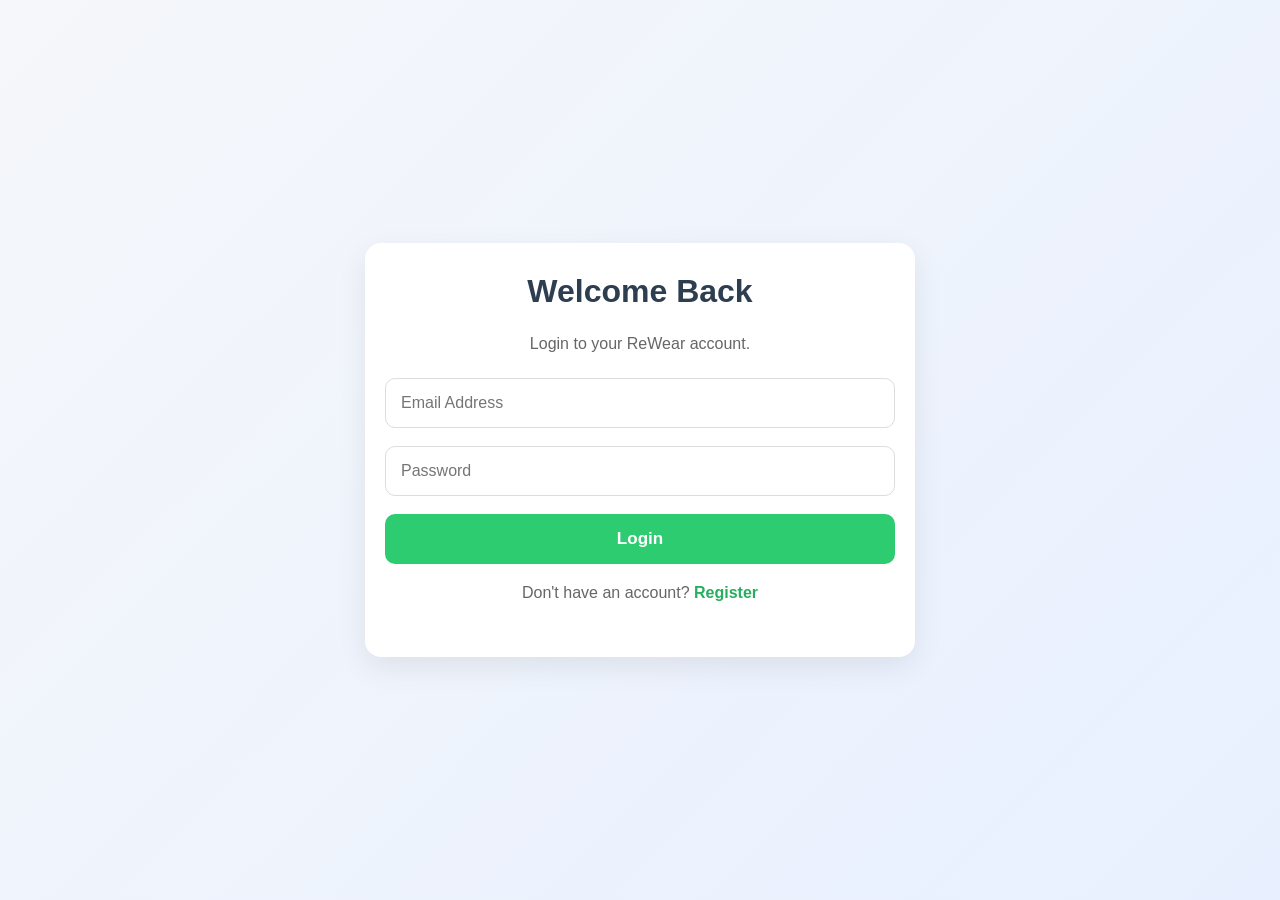
<file: donate.html>
<!DOCTYPE html>
<html lang="en">

<head>

<meta charset="UTF-8">
<meta name="viewport" content="width=device-width, initial-scale=1.0">

<title>Donate Item | ReWear</title>

<link rel="stylesheet" href="css/style.css">
<link rel="stylesheet" href="css/responsive.css">

<link rel="stylesheet"
href="https://cdnjs.cloudflare.com/ajax/libs/font-awesome/6.7.2/css/all.min.css">

</head>

<body>
    

    <header>

    <!-- ================= BACK BUTTON ================= -->

<header class="details-header donate-header">

    <a href="index.html" class="back-btn">

        <i class="fa-solid fa-arrow-left"></i>

        Back

    </a>

</header>
    

</header>

<div class="auth-container">

    <div class="auth-box">

        <div class="page-title">

            <h1>Donate an Item</h1>

            <p>
                Share your unused items with someone who truly needs them.
            </p>

        </div>

        <form id="donateForm">

            <input
                type="text"
                id="itemName"
                placeholder="Item Name"
                required>

            <input
                type="text"
                id="imageUrl"
                placeholder="Image URL"
                required>


            <select id="category" required>

                <option value="">Select Category</option>

                <option>Clothes</option>
                <option>Books</option>
                <option>Furniture</option>
                <option>Kitchen</option>
                <option>Electronics</option>
                <option>Toys</option>

            </select>

            <input
                type="text"
                id="location"
                placeholder="Location"
                required>

            <input
                type="text"
                id="condition"
                placeholder="Condition"
                required>

            <textarea
                id="description"
                rows="5"
                placeholder="Item Description"
                required></textarea>

            <button type="submit">

                Donate Item

            </button>

        </form>

    </div>

</div>

<script src="js/donate.js"></script>

</body>

</html>
</file>
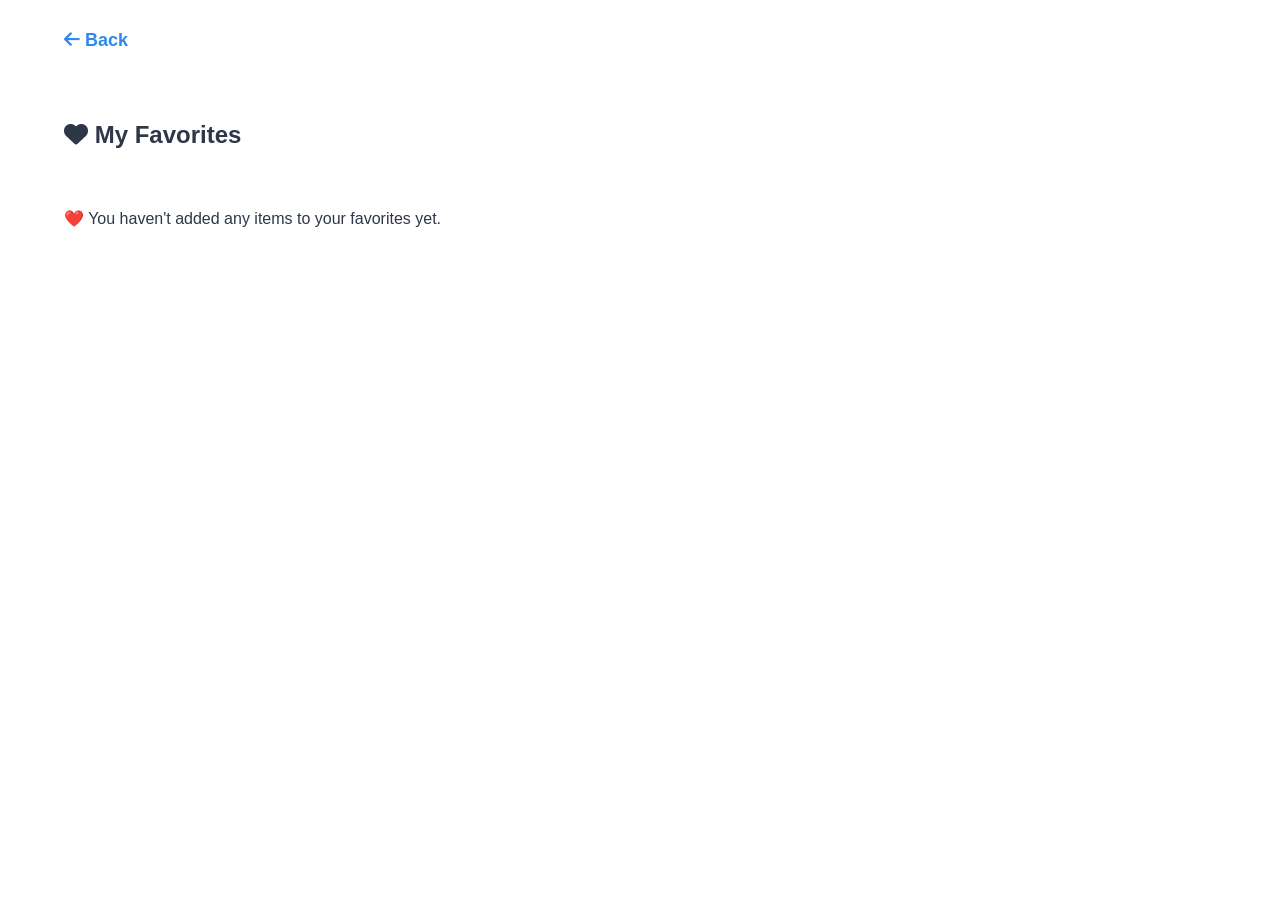
<file: favorites.html>
<!DOCTYPE html>
<html lang="en">

<head>

    <meta charset="UTF-8">

    <meta name="viewport" content="width=device-width, initial-scale=1.0">

    <title>My Favorites | ReWear</title>

    <link rel="stylesheet" href="css/style.css">

    <link rel="stylesheet" href="css/responsive.css">

    <link rel="stylesheet"
        href="https://cdnjs.cloudflare.com/ajax/libs/font-awesome/6.7.2/css/all.min.css">

</head>

<body>

<header class="details-header">

    <a href="index.html" class="back-btn">

        <i class="fa-solid fa-arrow-left"></i>

        Back

    </a>

</header>


<section class="request-history">

    <h1>
        <i class="fa-solid fa-heart"></i>
        My Favorites
    </h1>

    <div id="favoritesContainer"></div>

    <p id="emptyFavorites">

        ❤️ You haven't added any items to your favorites yet.

    </p>

</section>


<script src="js/favorites.js"></script>

</body>

</html>
</file>
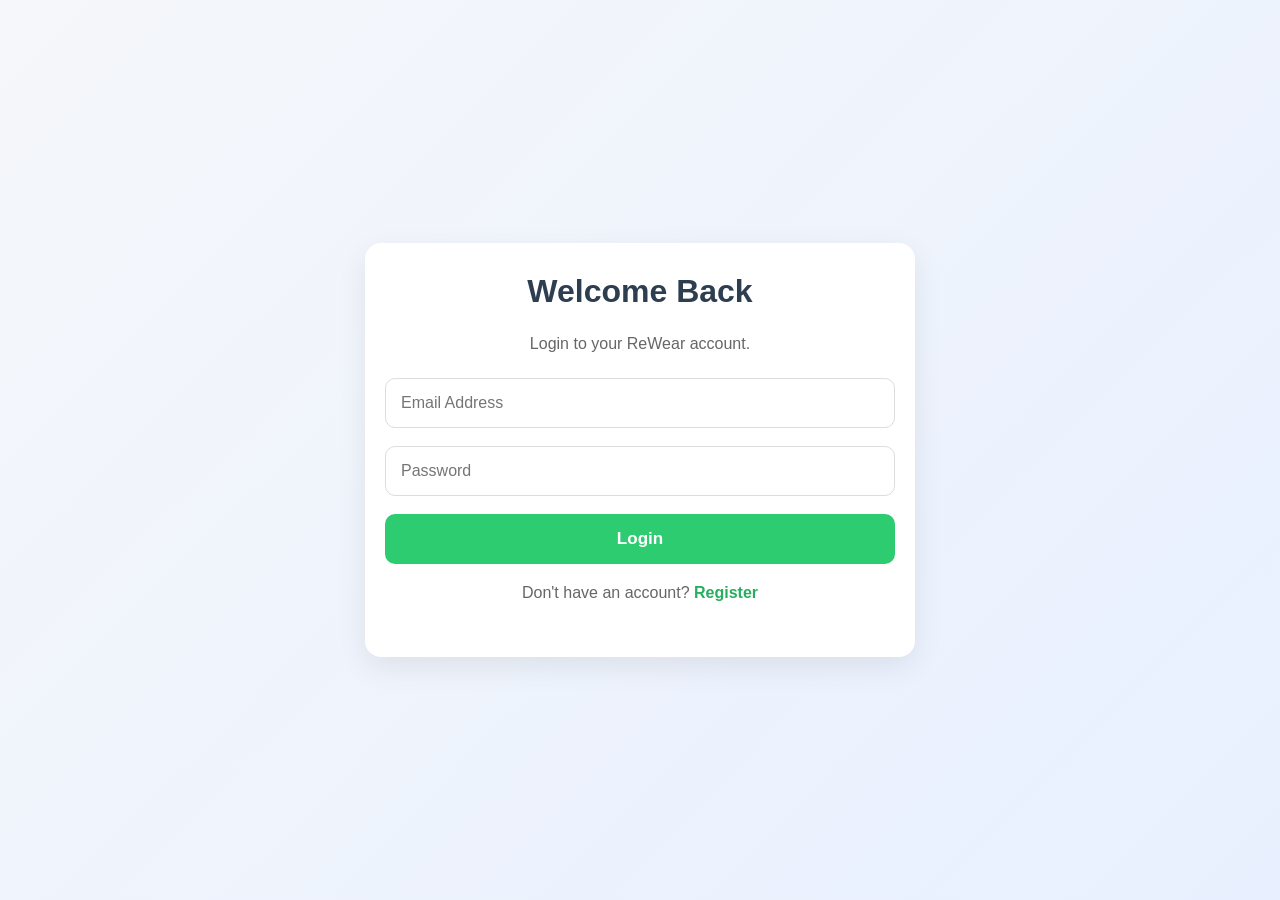
<file: login.html>
<!DOCTYPE html>
<html lang="en">

<head>

    <meta charset="UTF-8">
    <meta name="viewport" content="width=device-width, initial-scale=1.0">

    <title>Login | ReWear</title>

    <link rel="stylesheet" href="css/style.css">
    <link rel="stylesheet" href="css/responsive.css">

    <link rel="stylesheet"
    href="https://cdnjs.cloudflare.com/ajax/libs/font-awesome/6.7.2/css/all.min.css">

</head>

<body>

<section class="auth-section">

    <div class="auth-box">

        <h2>Welcome Back</h2>

        <p>Login to your ReWear account.</p>

        <form id="loginForm">

            <input
                type="email"
                id="loginEmail"
                placeholder="Email Address"
                required>

            <input
                type="password"
                id="loginPassword"
                placeholder="Password"
                required>

            <button type="submit">

                Login

            </button>

        </form>

        <p class="auth-link">

            Don't have an account?

            <a href="register.html">

                Register

            </a>

        </p>

    </div>

</section>

<script src="js/login.js"></script>

</body>
</html>
</file>
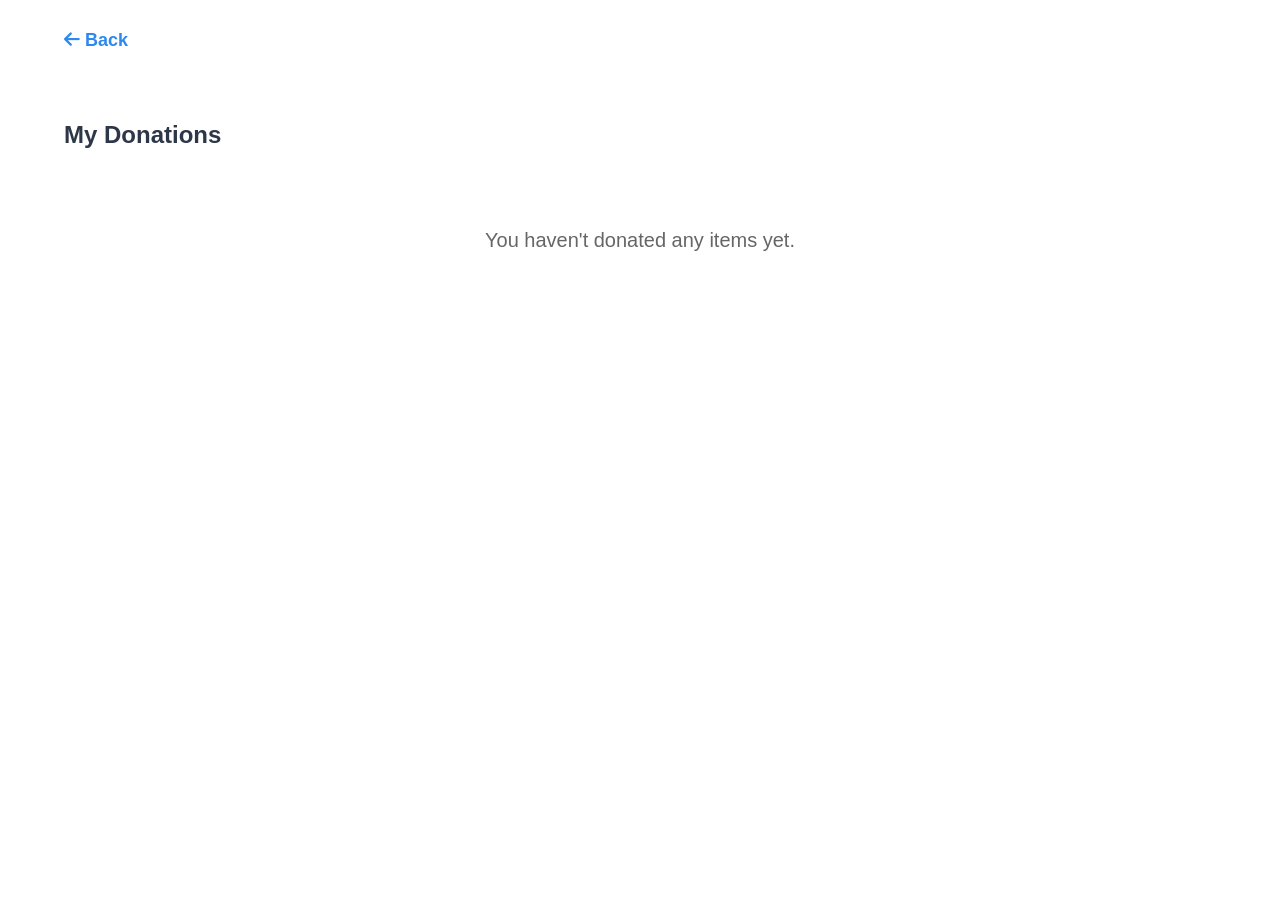
<file: my-donations.html>
<!DOCTYPE html>
<html lang="en">

<head>

    <meta charset="UTF-8">
    <meta name="viewport" content="width=device-width, initial-scale=1.0">

    <title>My Donations | ReWear</title>

    <link rel="stylesheet" href="css/style.css">
    <link rel="stylesheet" href="css/responsive.css">

    <link rel="stylesheet"
    href="https://cdnjs.cloudflare.com/ajax/libs/font-awesome/6.7.2/css/all.min.css">

</head>

<body>

<header class="details-header">

    <a href="index.html" class="back-btn">

        <i class="fa-solid fa-arrow-left"></i>

        Back

    </a>

</header>

<section class="request-history">

    <h1>My Donations</h1>

    <div id="donationContainer"></div>

    <p id="emptyMessage">

        You haven't donated any items yet.

    </p>

</section>
<!-- ================= EDIT MODAL ================= -->

<div class="edit-modal" id="editModal">

    <div class="edit-modal-content">

        <span class="close-edit">&times;</span>

        <h2>Edit Donation</h2>

        <form id="editForm">

            <input
                type="text"
                id="editName"
                placeholder="Item Name"
                required>

            <input
                type="text"
                id="editCategory"
                placeholder="Category"
                required>

            <input
                type="text"
                id="editLocation"
                placeholder="Location"
                required>

            <input
                type="text"
                id="editCondition"
                placeholder="Condition"
                required>

            <textarea
                id="editDescription"
                rows="4"
                placeholder="Description"
                required></textarea>

            <button type="submit" class="save-btn">

                Save Changes

            </button>

        </form>

    </div>

</div>

<!-- ================= DELETE CONFIRMATION MODAL ================= -->

<div class="delete-modal" id="deleteModal">

    <div class="delete-modal-content">

        <div class="delete-icon">

            <i class="fa-solid fa-trash"></i>

        </div>

        <h2>Delete Donation?</h2>

        <p>
            Are you sure you want to delete this donation?
        </p>

        <div class="delete-actions">

            <button id="cancelDelete" class="cancel-delete">
                Cancel
            </button>

            <button id="confirmDelete" class="confirm-delete">
                Yes, Delete
            </button>

        </div>

    </div>

</div>

<script src="js/my-donations.js"></script>

</body>

</html>
</file>
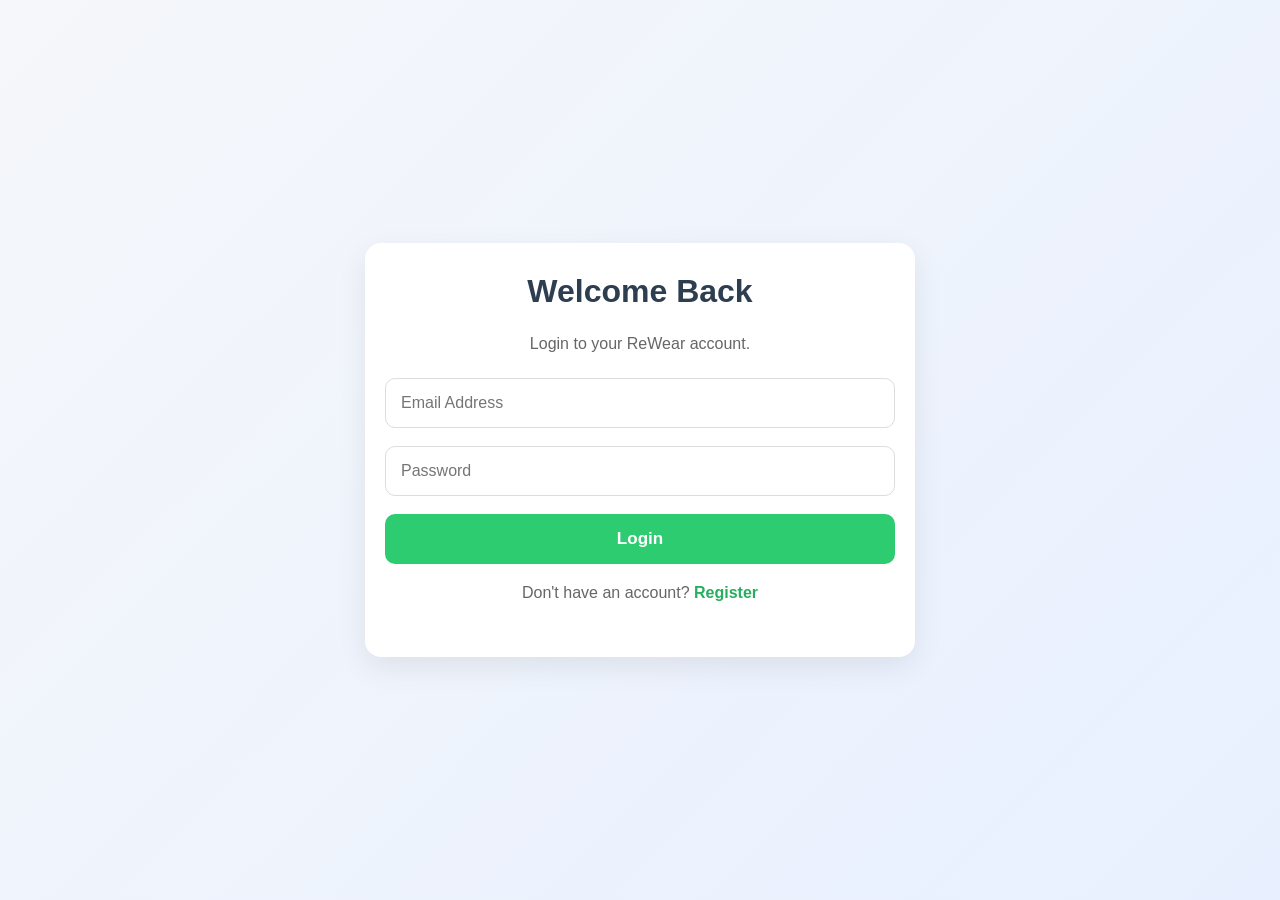
<file: my-requests.html>
<!DOCTYPE html>
<html lang="en">

<head>

    <meta charset="UTF-8">

    <meta name="viewport"
          content="width=device-width, initial-scale=1.0">

    <title>My Requests | ReWear</title>

    <link rel="stylesheet"
          href="css/style.css">

    <link rel="stylesheet"
          href="css/responsive.css">

    <link rel="stylesheet"
          href="https://cdnjs.cloudflare.com/ajax/libs/font-awesome/6.7.2/css/all.min.css">

</head>

<body>

    

<!-- ================= HEADER ================= -->

<header class="details-header">

    <a href="index.html" class="back-btn">

        <i class="fa-solid fa-arrow-left"></i>

        Back

    </a>

</header>


<!-- ================= MY REQUESTS ================= -->

<section class="request-history">

    <h1>My Requests</h1>

    <p class="dashboard-subtitle">
        Track the items you have requested.
    </p>

    <div id="requestContainer">

        <!-- Requests will appear here -->

    </div>

    <p id="emptyRequests">

        You haven't requested any items yet.

    </p>

</section>


<script src="js/my-requests.js"></script>

</body>

</html>
</file>
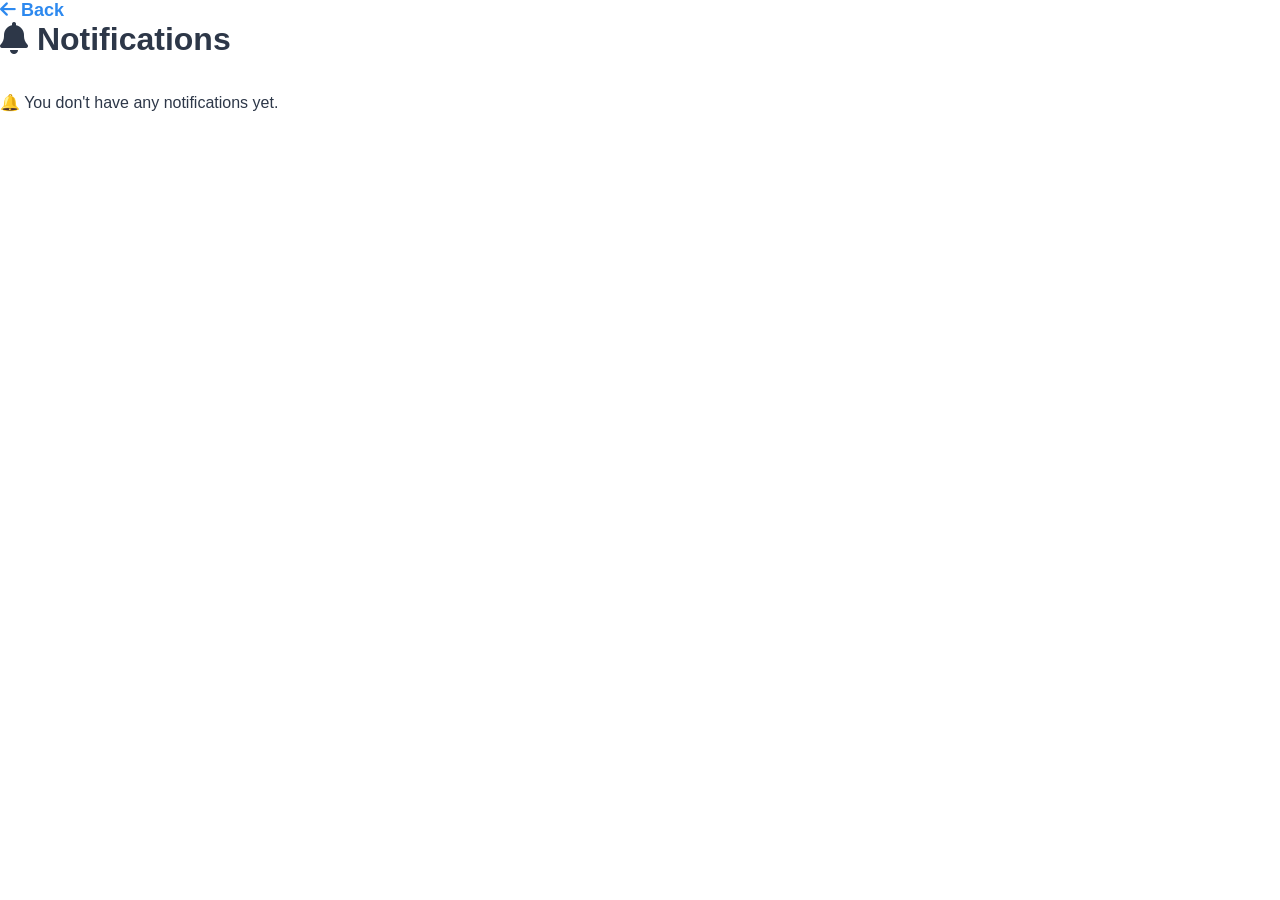
<file: notifications.html>
<!DOCTYPE html>
<html lang="en">

<head>

    <meta charset="UTF-8">

    <meta name="viewport"
          content="width=device-width, initial-scale=1.0">

    <title>Notifications | ReWear</title>

    <link rel="stylesheet" href="css/style.css">

    <link rel="stylesheet" href="css/responsive.css">

    <link rel="stylesheet"
          href="https://cdnjs.cloudflare.com/ajax/libs/font-awesome/6.7.2/css/all.min.css">

</head>

<body>

    <a href="index.html" class="back-btn">

        <i class="fa-solid fa-arrow-left"></i>

        Back

    </a>


    <h1>

        <i class="fa-solid fa-bell"></i>

        Notifications

    </h1>


    <div id="notificationsContainer"></div>


    <p id="emptyNotifications">

        🔔 You don't have any notifications yet.

    </p>


    <!-- Main JS -->

    <script src="js/app.js"></script>

    <!-- Notification JS -->

    <script src="js/notifications.js"></script>

</body>

</html>
</file>
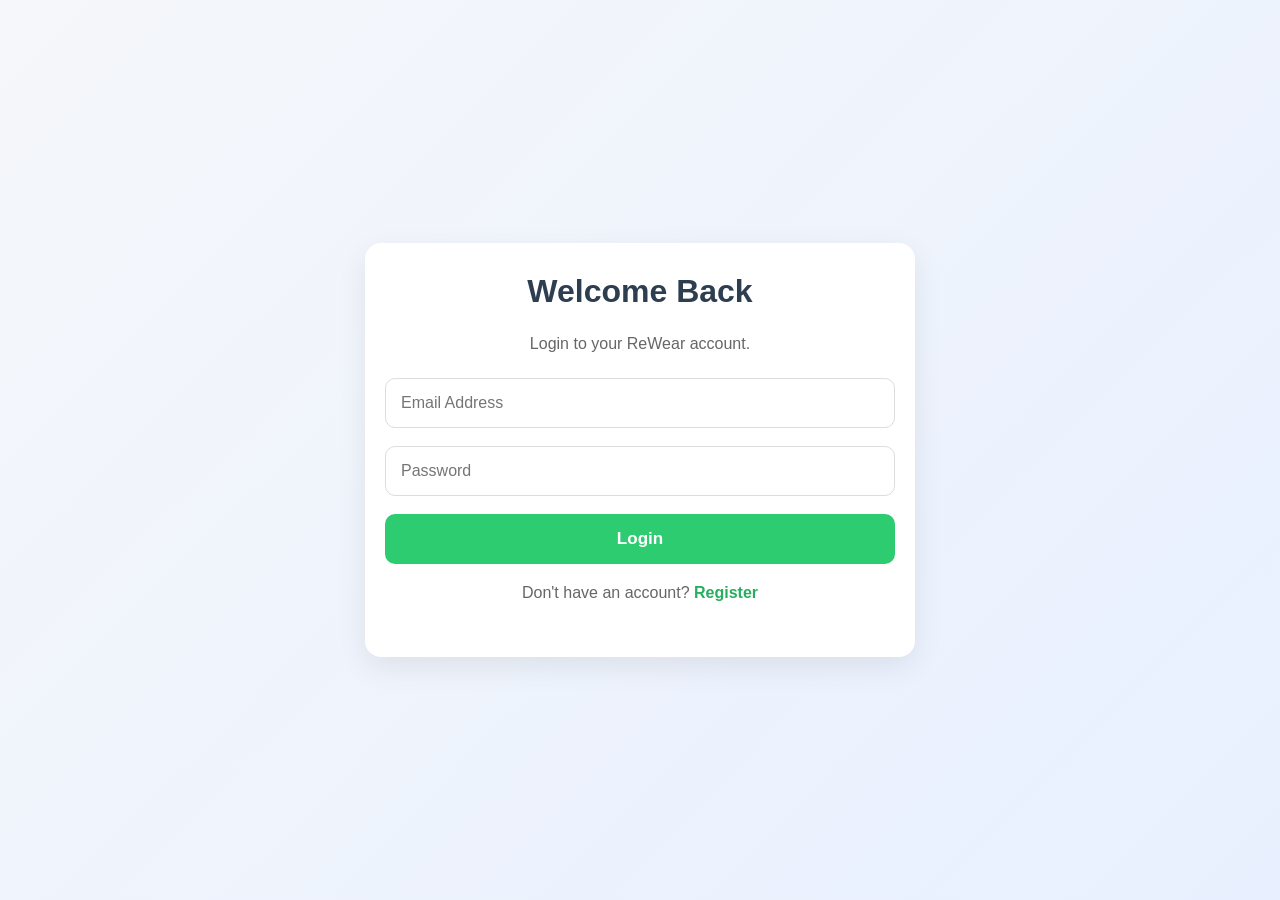
<file: profile.html>
<!DOCTYPE html>
<html lang="en">

<head>

    <meta charset="UTF-8">

    <meta name="viewport"
          content="width=device-width, initial-scale=1.0">

    <title>My Profile | ReWear</title>

    <link rel="stylesheet"
          href="css/style.css">

    <link rel="stylesheet"
          href="css/responsive.css">

    <link rel="stylesheet"
          href="https://cdnjs.cloudflare.com/ajax/libs/font-awesome/6.7.2/css/all.min.css">

</head>

<body>

<!-- ================= HEADER ================= -->

<header class="details-header">

    <a href="index.html" class="back-btn">

        <i class="fa-solid fa-arrow-left"></i>

        Back

    </a>

</header>


<!-- ================= PROFILE ================= -->

<section class="profile-section">

    <div class="profile-card">

        <div class="profile-icon">

            <i class="fa-solid fa-user"></i>

        </div>

        <h1 id="profileName">
            User
        </h1>

        <p id="profileEmail">
            user@example.com
        </p>


        <!-- ================= STATS ================= -->

        <div class="profile-stats">

            <div class="profile-stat">

                <i class="fa-solid fa-box"></i>

                <h2 id="totalDonations">
                    0
                </h2>

                <p>
                    Total Donations
                </p>

            </div>


            <div class="profile-stat">

                <i class="fa-solid fa-clipboard-list"></i>

                <h2 id="totalRequests">
                    0
                </h2>

                <p>
                    Total Requests
                </p>

            </div>

        </div>


        <!-- ================= ACTIONS ================= -->

        <div class="profile-actions">

            <a href="my-donations.html"
               class="profile-btn">

                <i class="fa-solid fa-box"></i>

                My Donations

            </a>

            <a href="my-requests.html"
               class="profile-btn">

                <i class="fa-solid fa-list"></i>

                My Requests

            </a>

            <button id="profileLogout"
                    class="logout-profile-btn">

                <i class="fa-solid fa-right-from-bracket"></i>

                Logout

            </button>

        </div>

    </div>

</section>


<script src="js/profile.js"></script>

</body>

</html>
</file>
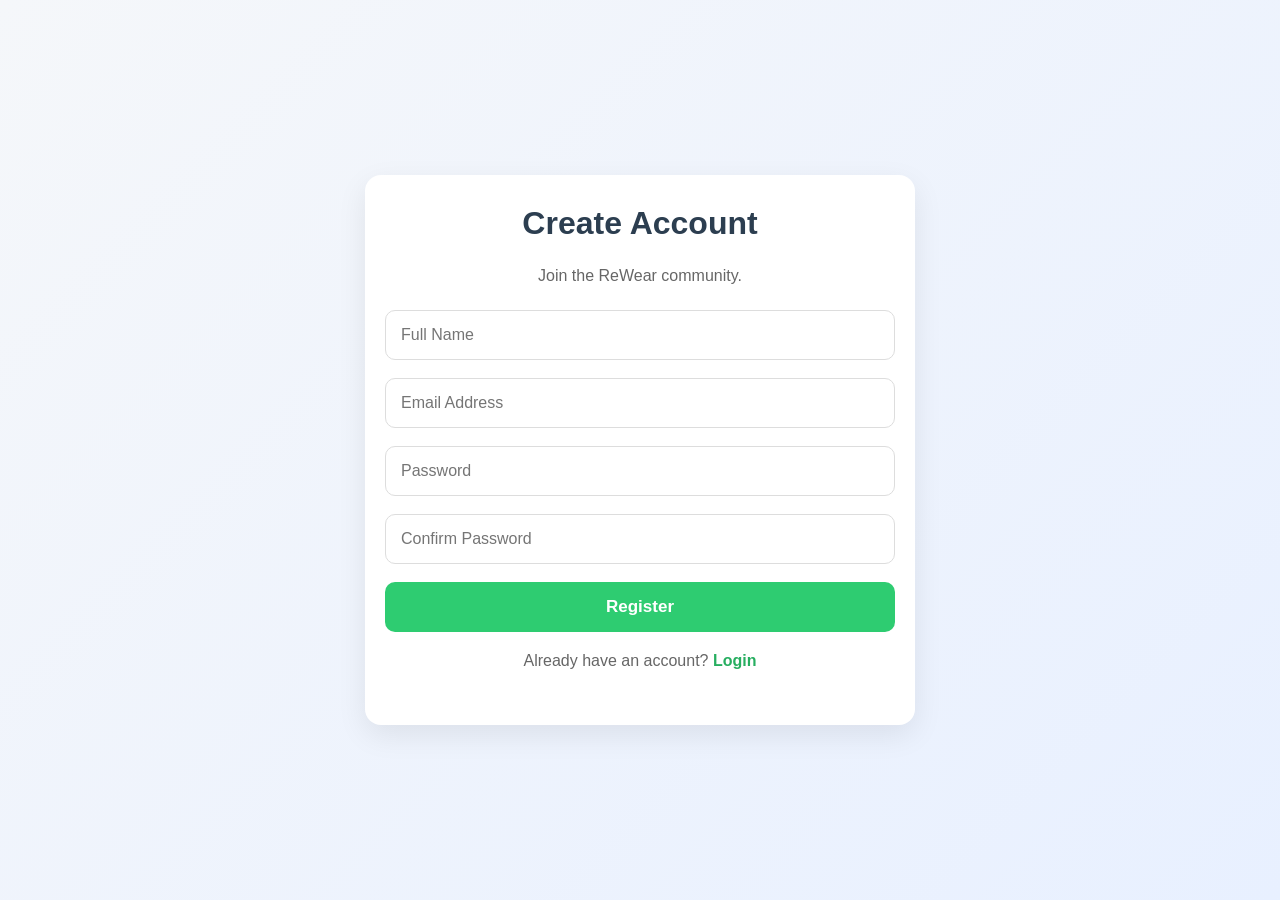
<file: register.html>
<!DOCTYPE html>
<html lang="en">

<head>

    <meta charset="UTF-8">
    <meta name="viewport" content="width=device-width, initial-scale=1.0">

    <title>Register | ReWear</title>

    <link rel="stylesheet" href="css/style.css">
    <link rel="stylesheet" href="css/responsive.css">

    <link rel="stylesheet"
    href="https://cdnjs.cloudflare.com/ajax/libs/font-awesome/6.7.2/css/all.min.css">

</head>

<body>

<section class="auth-section">

    <div class="auth-box">

        <h2>Create Account</h2>

        <p>Join the ReWear community.</p>

        <form id="registerForm">

            <input
                type="text"
                id="regName"
                placeholder="Full Name"
                required>

            <input
                type="email"
                id="regEmail"
                placeholder="Email Address"
                required>

            <input
                type="password"
                id="regPassword"
                placeholder="Password"
                required>

            <input
                type="password"
                id="regConfirm"
                placeholder="Confirm Password"
                required>

            <button type="submit">

                Register

            </button>

        </form>

        <p class="auth-link">

            Already have an account?

            <a href="login.html">

                Login

            </a>

        </p>

    </div>

</section>

<script src="js/register.js"></script>

</body>
</html>
</file>
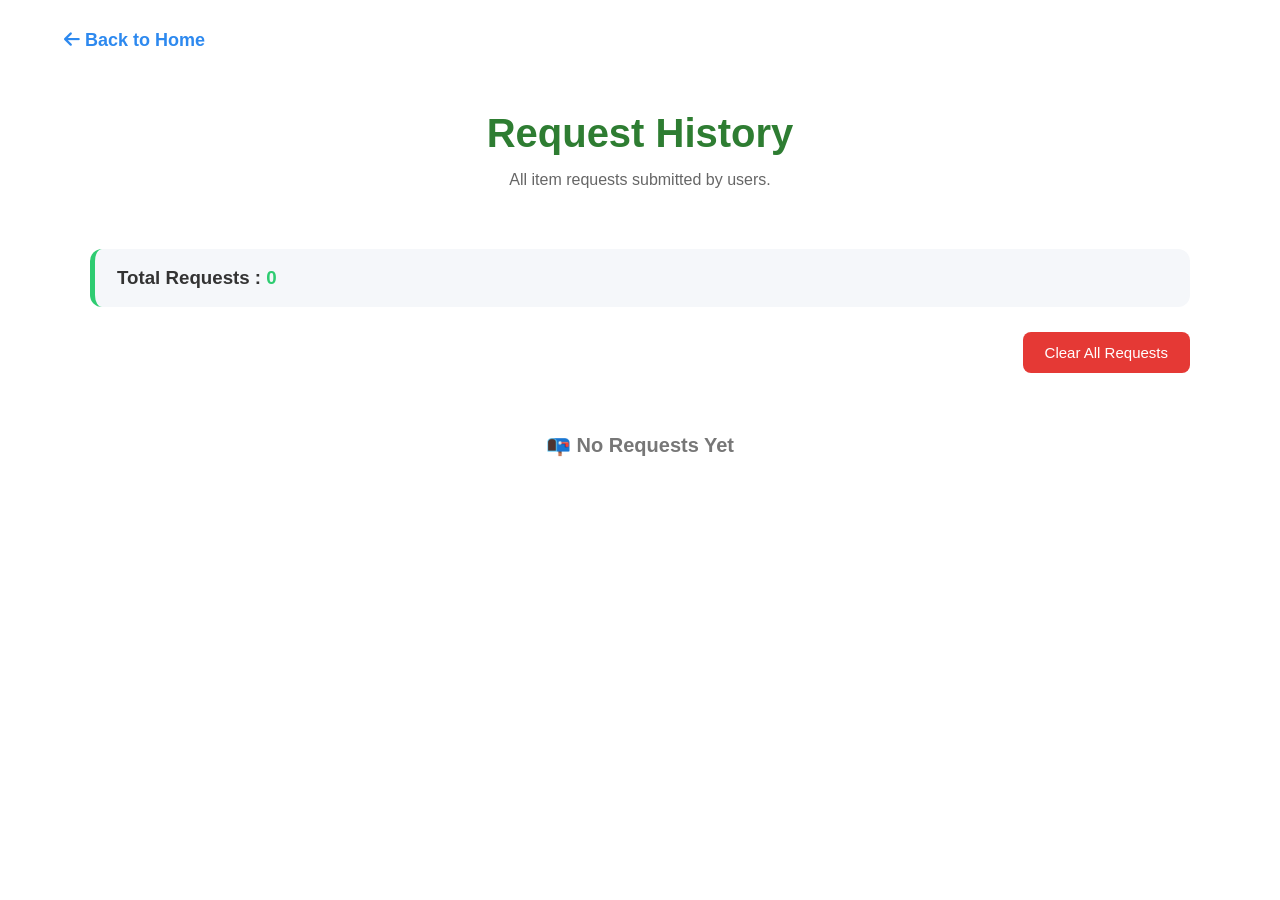
<file: requests.html>
<!DOCTYPE html>
<html lang="en">

<head>

    <meta charset="UTF-8">
    <meta name="viewport" content="width=device-width, initial-scale=1.0">

    <title>Request History | ReWear</title>

    <link rel="stylesheet" href="css/style.css">
    <link rel="stylesheet" href="css/responsive.css">

    <link rel="stylesheet"
    href="https://cdnjs.cloudflare.com/ajax/libs/font-awesome/6.7.2/css/all.min.css">

</head>

<body>

<header class="details-header">

    <a href="index.html" class="back-btn">

        <i class="fa-solid fa-arrow-left"></i>

        Back to Home

    </a>

</header>

<section class="requests-page">

    <div class="section-title">

        <h2>Request History</h2>

        <p>All item requests submitted by users.</p>

    </div>

    <div class="request-summary">

    <h3>
        Total Requests :
        <span id="requestCount">0</span>
    </h3>

    </div>

    <div class="request-actions">

        <button id="clearRequests" class="clear-btn">

            Clear All Requests

        </button>

    </div>

    <div id="requestList"></div>

    <p id="emptyRequests" class="no-results">

        📭 No Requests Yet

    </p>

</section>

<script src="js/requests.js"></script>

</body>

</html>
</file>
<file: css/style.css>
/* ===========================
   GOOGLE FONT
=========================== */

*{
    margin:0;
    padding:0;
    box-sizing:border-box;
}

html{

    scroll-behavior:smooth;

}
/*=================================
      REWEAR COLOR PALETTE
==================================*/

:root{

    --primary:#2E7D32;
    --primary-dark:#1B5E20;
    --secondary:#81C784;

    --white:#ffffff;
    --light:#F7F9F5;
    --border:#E5E7EB;

    --text:#2D3748;
    --text-light:#6B7280;

    --shadow:0 10px 30px rgba(0,0,0,.08);

    --radius:20px;

    --transition:.35s ease;

}

body{
    font-family:'Poppins',sans-serif;
    background:var(--white);
    color:var(--text);
    overflow-x:hidden;
}

h1,h2,h3{

    font-family:'Poppins',sans-serif;
}

a{

    text-decoration:none;
}

img{

    width:100%;
    display:block;
}

/* ===========================
   NAVBAR
=========================== */

header {
    position: sticky;
    top: 0;
    z-index: 1000;
}

/* ===========================
 HERO
=========================== */

.hero{
padding:140px 8% 90px;
min-height:100vh;
display:grid;
grid-template-columns:1fr 1fr;
align-items:center;
background:linear-gradient(135deg,#F8FFF8,#EEF8EF);
position:relative;
overflow:hidden;
}

.hero-content,
.hero-image{
    position:relative;
    z-index:2;
}

/*==========================
GLASS HERO CARD
==========================*/

.hero-content{
    max-width:600px;
    background: rgba(255,255,255,.18);
    backdrop-filter:blur(25px);
    -webkit-backdrop-filter:blur(25px);
    border:1px solid rgba(255,255,255,.55);
    border-radius:28px;
    padding:45px;
    box-shadow:
        0 20px 60px rgba(46,125,50,.15),
        0 8px 25px rgba(255,255,255,.4);
}
.hero-image {
    width: 100%;
    max-width: 550px;
}

.hero-image img {
    width: 100%;
    height: auto;
    display: block;
    object-fit: cover;
    border-radius: 25px;
}

.hero-image img:hover{
    transform:scale(1.03);
}

.hero h1{
    font-size:58px;
    font-weight:700;
    line-height:1.2;
    margin-bottom:20px;
}

.hero h1 span{
    color:#2E7D32;
}

.hero p{
    line-height:1.8;
    color:#555;
    margin-bottom:30px;
    font-size:18px;
}

.hero-buttons{
    display:flex;
    gap:20px;
}

.primary-btn{
    background:linear-gradient(135deg,#2E7D32,#4CAF50);
    color:#fff;
    padding:16px 32px;
    border-radius:50px;
    font-weight:600;
    transition:.35s ease;
    box-shadow:0 10px 25px rgba(46,125,50,.30);
}

.primary-btn:hover{
    transform:translateY(-5px);
    box-shadow:0 18px 35px rgba(46,125,50,.45);
    transform:translateY(-6px) scale(1.03);

}


.secondary-btn{
    border:2px solid var(--primary);
    color:var(--primary);
    background:white;
    padding:16px 32px;
    border-radius:50px;
    transition:.35s ease;
}

.secondary-btn:hover{
    background:var(--primary);
    color:white;
}

.hero-image img{
    border-radius:20px;
}



/*==========================
FLOATING SHAPES
==========================*/

.shape{
position:absolute;
border-radius:50%;
filter:blur(8px);
animation:float 8s ease-in-out infinite;
z-index:0;
transition:transform .25s linear;
}

.shape1{
width:220px;
height:220px;
background:rgba(76,175,80,.18);
top:60px;
left:-80px;
}

.shape2{
width:160px;
height:160px;
background:rgba(46,125,50,.12);
bottom:80px;
right:-40px;
animation-delay:2s;
}

.shape3{
width:110px;
height:110px;
background:rgba(129,199,132,.25);
top:45%;
left:45%;
animation-delay:4s;
}

/* ===========================
 SEARCH
=========================== */

.search-section{

    padding:60px 8%;
    text-align:center;
}

.search-box{
    margin:30px auto;
    max-width:700px;
    display:flex;
}

.search-box input{
    flex:1;
    padding:18px;
    border:none;
    outline:none;
    font-size:18px;
    border-radius:50px 0 0 50px;
    transition:.35s ease;
}

.search-box button{
    width:70px;
    border:none;
    background:#2E7D32;
    color:white;
    cursor:pointer;
    border-radius:0 50px 50px 0;
    transition:.35s ease;
}

.search-box button:hover{
    background:#256528;
}

.search-box{
    overflow:hidden;
    border-radius:50px;
    background:white;
    box-shadow:0 10px 30px rgba(0,0,0,.08);
    transition:.35s ease;
}

.search-box:focus-within{
    transform:translateY(-3px);
    box-shadow:0 18px 40px rgba(46,125,50,.18);
}

/* ===========================
   CATEGORIES
=========================== */

.categories{
    padding:80px 8%;
}

.categories h2{
    text-align:center;
    margin-bottom:50px;
}

.category-card{
    display:grid;
    grid-template-columns:repeat(3,1fr);
    gap:30px;
}

.card{
    background:white;
    padding:40px;
    text-align:center;
    border-radius:20px;
    box-shadow:0 15px 40px rgba(0,0,0,.08);
}

.card:hover{
    transform:translateY(-12px);
    box-shadow:0 20px 45px rgba(0,0,0,.15);
    transition:.35s ease;
}

.card i{
    font-size:50px;
    color:#2E7D32;
    margin-bottom:20px;
}
.card:hover{
    transform:translateY(-12px);
    box-shadow:0 20px 45px rgba(0,0,0,.15);
    transition:.35s ease;
}

.card i{
    font-size:50px;
    color:#2E7D32;
    margin-bottom:20px;
}

/* ===========================
            FOOTER
=========================== */

.footer{

background:#1d1d1d;

color:white;

padding:70px 8% 20px;

}

.footer-container{

display:grid;

grid-template-columns:2fr 1fr 1fr;

gap:40px;

}

.footer a{

color:white;

text-decoration:none;

}

.footer ul{

list-style:none;

padding:0;

}

.footer li{

margin:10px 0;

}

.footer hr{

margin:40px 0 20px;

border:1px solid rgba(255,255,255,.1);

}

.copyright{

text-align:center;

color:#bbb;

}

/*==========================
FEATURED SECTION
==========================*/

.featured-donations{

    padding:90px 8%;
}

.section-title{

    text-align:center;
    margin-bottom:60px;
}

.section-title h2{

    font-size:40px;
    color:#2E7D32;
    margin-bottom:15px;
}

.section-title p{

    color:#666;
}

.featured-grid{
    display:grid;
    grid-template-columns:repeat(3,1fr);
    gap:30px;
    margin-top:40px;
}

.donation-card{
    background:#fff;
    border-radius:20px;
    overflow:hidden;
    box-shadow:0 15px 30px rgba(0,0,0,.08);
    transition:.4s;
    width:100%;
}

.donation-card:hover{
    transform:translateY(-12px);
    box-shadow:0 20px 45px rgba(0,0,0,.15);
}

.item-image{

    position:relative;
}

.item-image img{
    width:100%;
    height:240px;
    object-fit:cover;
    display:block;
}

.badge{

    position:absolute;

    top:20px;
    left:20px;

    background:#2E7D32;

    color:#fff;

    padding:8px 18px;

    border-radius:30px;

    font-size:14px;
}

.item-content{

    padding:25px;
}

.item-content h3{

    margin-bottom:15px;
}

.location{

    color:#777;

    margin-bottom:12px;
}

.condition{
    color:#2E7D32;
    font-weight:bold;
    margin-bottom:20px;
}

.view-btn{
    display:inline-block;
    background:#2E7D32;
    color:#fff;
    padding:12px 22px;
    border-radius:40px;
}
    /*==========================
        NO RESULTS MESSAGE
    ==========================*/

.no-results{
    display:none;
    text-align:center;
    font-size:22px;
    color:#666;
    margin-top:40px;
    font-weight:600;
}

/*==========================
HOW IT WORKS
===========================*/

.how-it-works{

padding:90px 8%;

background:#ffffff;

}

.work-grid{

display:grid;

grid-template-columns:repeat(3,1fr);

gap:30px;

margin-top:60px;

}

.step-card{

background:#F7F9F5;

padding:40px;

border-radius:20px;

text-align:center;

transition:.4s;

position:relative;

}

.step-card:hover{
transform:translateY(-12px);
box-shadow:0 20px 45px rgba(0,0,0,.15);
}

.number{

width:55px;

height:55px;

background:#2E7D32;

color:white;

border-radius:50%;

display:flex;

justify-content:center;

align-items:center;

font-size:22px;

font-weight:bold;

margin:auto;

margin-bottom:20px;

}

.step-card i{

font-size:55px;

color:#2E7D32;

margin-bottom:20px;

}

.step-card h3{

margin-bottom:15px;

}

.step-card p{

line-height:1.8;

color:#666;

}

/*==========================
STATISTICS
===========================*/

.stats{

background:#2E7D32;

padding:80px 8%;

display:grid;

grid-template-columns:repeat(4,1fr);

gap:30px;

text-align:center;

}

.stat-box{

color:white;

}

.stat-box h2{

font-size:48px;

margin-bottom:10px;

}

.stat-box p{

font-size:18px;

}

/*==========================
PARTNERS
===========================*/

.partners{

padding:90px 8%;

}

.partner-grid{

display:grid;

grid-template-columns:repeat(4,1fr);

gap:25px;

margin-top:50px;

}

.partner-card{

background:white;

padding:40px;

border-radius:15px;

text-align:center;

font-size:22px;

font-weight:600;

box-shadow:0 10px 25px rgba(0,0,0,.08);

transition:.3s;

}

.partner-card:hover{
    background:#2E7D32;
    color:white;
    transform:translateY(-12px);
    box-shadow:0 20px 45px rgba(0,0,0,.15);
}

/*==========================
SUCCESS STORIES
==========================*/

.success-stories{

    padding:90px 8%;

    background:#F7F9F5;

}

.success-grid{

    display:grid;

    grid-template-columns:repeat(3,1fr);

    gap:30px;

    margin-top:50px;

}

.story-card{

    background:#fff;

    border-radius:20px;

    overflow:hidden;

    box-shadow:0 15px 40px rgba(0,0,0,.08);

    transition:.3s;
}

.story-card:hover{
    transform:translateY(-12px);
    box-shadow:0 20px 45px rgba(0,0,0,.15);
}

.story-card img{

    width:100%;

    height:240px;

    object-fit:cover;
    display:block;

}

.story-content{

    padding:25px;

}

.story-content h3{

    margin-bottom:15px;

    color:#2E7D32;

}

.story-content p{

    color:#666;

    line-height:1.7;

}
/*==========================
TESTIMONIALS
==========================*/

.testimonials{

padding:90px 8%;

}

.testimonial-grid{

display:grid;

grid-template-columns:repeat(3,1fr);

gap:30px;

margin-top:50px;

}

.testimonial-card{

background:white;

padding:35px;

border-radius:18px;

box-shadow:0 10px 25px rgba(0,0,0,.08);

transition:.3s;

}

.testimonial-card:hover{
transform:translateY(-12px);
box-shadow:0 20px 45px rgba(0,0,0,.15);
}

.testimonial-card p{

font-style:italic;

line-height:1.8;

margin-bottom:20px;

}

.testimonial-card h4{

color:#2E7D32;

margin-bottom:5px;

}

.testimonial-card span{

color:#777;

}

.faq{

padding:90px 8%;

background:#F7F9F5;

}

.faq-item{

background:white;

padding:25px;

margin-bottom:20px;

border-radius:15px;

box-shadow:0 5px 15px rgba(0,0,0,.08);

}

.faq-item h3{

color:#2E7D32;

margin-bottom:10px;

}

.newsletter{

padding:90px 8%;

text-align:center;

}

.newsletter form{

display:flex;

justify-content:center;

gap:15px;

margin-top:30px;

flex-wrap:wrap;

}

.newsletter input{

padding:15px;

width:350px;

border:1px solid #ccc;

border-radius:50px;

}

.newsletter button{

padding:15px 30px;

background:#2E7D32;

color:white;

border:none;

border-radius:50px;

cursor:pointer;

}

/*==========================
BACK TO TOP
==========================*/

#backToTop{

    position:fixed;

    right:25px;

    bottom:25px;

    width:55px;

    height:55px;

    border:none;

    border-radius:50%;

    background:#2E7D32;

    color:white;

    font-size:22px;

    cursor:pointer;

    display:none;

    z-index:999;

    box-shadow:0 10px 20px rgba(0,0,0,.2);

    transition:.3s;

}

#backToTop:hover{
    background:#1B5E20;
    transform:translateY(-12px);
    box-shadow:0 20px 45px rgba(0,0,0,.15);
}

@keyframes float{
0%{
transform:translateY(0px);
}
50%{
transform:translateY(-25px);
}
100%{
transform:translateY(0px);
}
}


/*==========================
CATEGORY FILTER
==========================*/

.filter-section{
    padding:20px 8%;
    text-align:center;
}

.filter-buttons{
    display:flex;
    justify-content:center;
    flex-wrap:wrap;
    gap:15px;

}

.filter-btn{
    padding:12px 24px;
    border:none;
    border-radius:40px;
    background:#f3f3f3;
    cursor:pointer;
    font-size:16px;
    font-weight:600;
    transition:.35s;

}

.filter-btn:hover{
    background:#2E7D32;
    color:#fff;
    transform:translateY(-3px);

}

.filter-btn.active{
    background:#2E7D32;
    color:#fff;
}

.hide-card{
    display:none !important;
}

/*==========================
LOCATION FILTER
==========================*/

.location-filter{
    display:flex;
    justify-content:center;
    margin:40px 0;
}

#locationFilter{
    width:300px;
    padding:15px 20px;
    border:2px solid #2E7D32;
    border-radius:50px;
    font-size:17px;
    outline:none;
    cursor:pointer;
    background:white;
    color:#333;
    transition:.3s;
}

#locationFilter:hover{
    box-shadow:0 8px 20px rgba(46,125,50,.15);
}

#locationFilter:focus{
    border-color:#1B5E20;
    box-shadow:0 0 15px rgba(46,125,50,.25);
}

/* ================= ITEM DETAILS PAGE ================= */

.details-header{
    width:90%;
    margin:30px auto;
}

.back-btn{
    text-decoration:none;
    color:#2d89ef;
    font-size:18px;
    font-weight:600;
}

.item-details{
    width:90%;
    max-width:1200px;
    margin:40px auto;
    display:grid;
    grid-template-columns:1fr 1fr;
    gap:50px;
    align-items:center;
}

.details-image img{
    width:100%;
    border-radius:20px;
    box-shadow:0 10px 30px rgba(0,0,0,.15);
}

.detail-badge{
    display:inline-block;
    background:#2d89ef;
    color:#fff;
    padding:8px 18px;
    border-radius:30px;
    margin-bottom:15px;
    font-size:14px;
}

.details-content h1{
    font-size:42px;
    margin-bottom:20px;
}

.detail-info{
    display:flex;
    gap:25px;
    margin-bottom:25px;
    flex-wrap:wrap;
}

.detail-info p{
    font-size:18px;
    color:#555;
}

.details-content h3{
    margin:25px 0 10px;
}

#detailDescription{
    line-height:1.8;
    color:#666;
}

.donor-box{
    background:#f8f8f8;
    padding:20px;
    border-radius:15px;
    margin-top:25px;
}

.request-btn{
    margin-top:30px;
    background:#2d89ef;
    color:#fff;
    border:none;
    padding:15px 35px;
    border-radius:10px;
    font-size:17px;
    cursor:pointer;
    transition:.3s;
}

.request-btn:hover{
    background:#1f6fd1;
    transform:translateY(-3px);
}

/*==========================
REQUEST MODAL
==========================*/

.request-modal{
    position: fixed;
    inset: 0;
    background: rgba(0,0,0,.55);
    display: none;
    justify-content: center;
    align-items: center;
    z-index: 9999;
    padding: 20px;
}

.request-modal.active{
    display: flex;
}

.modal-content{
    width: 100%;
    max-width: 500px;
    background: #fff;
    border-radius: 18px;
    padding: 30px;
    position: relative;
    animation: popup .3s ease;
    box-shadow: 0 20px 60px rgba(0,0,0,.2);
}

@keyframes popup{

    from{
        opacity:0;
        transform:scale(.8);
    }

    to{
        opacity:1;
        transform:scale(1);
    }

}

.close-modal{
    position:absolute;
    top:15px;
    right:20px;
    font-size:28px;
    cursor:pointer;
    color:#777;
    transition:.3s;
}

.close-modal:hover{
    color:#ff6b35;
}

.modal-content h2{
    text-align:center;
    margin-bottom:25px;
}

.modal-content input,
.modal-content textarea{
    width:100%;
    padding:14px;
    margin-bottom:16px;
    border:1px solid #ddd;
    border-radius:10px;
    font-size:15px;
    outline:none;
    transition:.3s;
    font-family:inherit;
}

.modal-content input:focus,
.modal-content textarea:focus{
    border-color:#ff6b35;
}

.submit-request{
    width:100%;
    padding:14px;
    border:none;
    border-radius:10px;
    background:#ff6b35;
    color:#fff;
    font-size:16px;
    font-weight:600;
    cursor:pointer;
    transition:.3s;
}

.submit-request:hover{
    background:#e85a2b;
}

/*==========================
    REQUEST HISTORY
==========================*/

.requests-page{
    width:90%;
    max-width:1100px;
    margin:60px auto;
}

.request-actions{
    text-align:right;
    margin:25px 0;
}

.clear-btn{
    background:#e53935;
    color:#fff;
    border:none;
    padding:12px 22px;
    border-radius:8px;
    cursor:pointer;
    font-size:15px;
    transition:.3s;
}

.clear-btn:hover{
    background:#c62828;
}

.request-card{
    background:#fff;
    border-radius:14px;
    padding:25px;
    margin-bottom:20px;
    box-shadow:0 8px 25px rgba(0,0,0,.08);
    border-left:6px solid #2ecc71;
}

.request-card h3{
    margin-bottom:15px;
    color:#2ecc71;
}

.request-card p{
    margin:8px 0;
    color:#555;
    line-height:1.6;
}

.delete-btn{
    margin-top:18px;
    background:#ff5252;
    color:#fff;
    border:none;
    padding:10px 18px;
    border-radius:8px;
    cursor:pointer;
    transition:.3s;
}

.delete-btn:hover{
    background:#d32f2f;
}

#emptyRequests{
    display:none;
    text-align:center;
    font-size:20px;
    color:#777;
    margin-top:60px;
}

/*==========================
REQUEST SUMMARY
==========================*/

.request-summary{
    margin:20px 0;
    padding:18px 22px;
    background:#f5f7fa;
    border-radius:12px;
    border-left:5px solid #2ecc71;
}

.request-summary h3{
    margin:0;
    color:#333;
}

#requestCount{
    color:#2ecc71;
    font-weight:700;
}

/*==========================
REQUEST STATUS
==========================*/

.status{
    display:inline-block;
    padding:5px 12px;
    border-radius:20px;
    font-size:14px;
    font-weight:600;
}

.pending{
    background:#fff3cd;
    color:#856404;
}

/*==========================
AUTH 
==========================*/

.auth-section{
    min-height:100vh;
    display:flex;
    justify-content:center;
    align-items:center;
    padding:80px 20px;
    background:linear-gradient(135deg,#f5f7fa,#e8f0ff);
}

.auth-box{
    width:100%;
    max-width:420px;
    background:#fff;
    padding:40px;
    border-radius:20px;
    box-shadow:0 15px 40px rgba(0,0,0,.1);
    text-align:center;
}

.auth-box h2{
    font-size:32px;
    margin-bottom:10px;
    color:#222;
}

.auth-box p{
    color:#666;
    margin-bottom:25px;
}

.auth-box form{
    display:flex;
    flex-direction:column;
    gap:18px;
}

.auth-box input{
    width:100%;
    padding:15px;
    border:2px solid #ddd;
    border-radius:10px;
    font-size:16px;
    transition:.3s;
}

.auth-box input:focus{
    outline:none;
    border-color:#27ae60;
}

.auth-box button{
    padding:15px;
    border:none;
    border-radius:10px;
    background:#27ae60;
    color:#fff;
    font-size:17px;
    font-weight:600;
    cursor:pointer;
    transition:.3s;
}

.auth-box button:hover{
    background:#219150;
}

.auth-link{
    margin-top:20px;
}

.auth-link a{
    color:#27ae60;
    text-decoration:none;
    font-weight:600;
}

.auth-link a:hover{
    text-decoration:underline;
}

.login-link{
    text-align:center;
    margin-top:20px;
    font-size:15px;
}

.login-link a{
    color:#27ae60;
    font-weight:600;
    text-decoration:none;
}

.login-link a:hover{
    text-decoration:underline;
}

/*==========================
LOGIN USER
==========================*/

#welcomeUser {
    display: inline-flex;
    align-items: center;

    padding: 9px 13px;

    background: #F7F9F5;

    border-radius: 12px;

    color: #2D3748;

    font-size: 15px;
    font-weight: 600;

    white-space: nowrap;
}


/*==========================
DONATE PAGE
==========================*/

.auth-container{
    min-height:100vh;
    display:flex;
    justify-content:center;
    align-items:center;
    padding:60px 20px;
    background:#f5f7fb;
}

.auth-box{
    width:100%;
    max-width:550px;
    background:#fff;
    padding:40px;
    border-radius:16px;
    box-shadow:0 10px 30px rgba(0,0,0,.08);
}

.auth-box h2{
    text-align:center;
    margin-bottom:25px;
    color:#2c3e50;
}

.auth-box form{
    display:flex;
    flex-direction:column;
    gap:18px;
}

.auth-box input,
.auth-box select,
.auth-box textarea{
    width:100%;
    padding:15px;
    border:1px solid #ddd;
    border-radius:10px;
    font-size:16px;
    outline:none;
    transition:.3s;
}

.auth-box input:focus,
.auth-box select:focus,
.auth-box textarea:focus{
    border-color:#2ecc71;
}

.auth-box textarea{
    resize:vertical;
}

.auth-box button{
    padding:15px;
    border:none;
    border-radius:10px;
    background:#2ecc71;
    color:#fff;
    font-size:17px;
    cursor:pointer;
    transition:.3s;
}

.auth-box button:hover{
    background:#27ae60;
}

/*==========================
    MY DONATIONS
==========================*/

#donationContainer{
    width:90%;
    max-width:1200px;
    margin:40px auto;

    display:grid;
    grid-template-columns:repeat(auto-fit,minmax(300px,1fr));
    gap:25px;
}

#emptyMessage{
    text-align:center;
    color:#666;
    margin-top:40px;
    font-size:20px;
}

/*==========================
        EDIT MODAL
==========================*/

.edit-modal{
    position:fixed;
    top:0;
    left:0;
    width:100%;
    height:100%;
    background:rgba(0,0,0,.6);
    display:none;
    justify-content:center;
    align-items:center;
    z-index:9999;
}

.edit-modal.active{
    display:flex;
}

.edit-modal-content{
    width:90%;
    max-width:500px;
    background:#fff;
    padding:30px;
    border-radius:15px;
    position:relative;
}

.close-edit{
    position:absolute;
    top:15px;
    right:20px;
    font-size:28px;
    cursor:pointer;
}

.edit-modal-content input,
.edit-modal-content textarea{
    width:100%;
    padding:12px;
    margin:12px 0;
    border:1px solid #ddd;
    border-radius:8px;
}

.save-btn{
    width:100%;
    padding:14px;
    border:none;
    border-radius:8px;
    background:#4CAF50;
    color:white;
    font-size:17px;
    cursor:pointer;
}

/*==========================
    EDIT BUTTON
==========================*/

.edit-btn{

    width:100%;
    margin-top:15px;
    padding:12px;
    border:none;
    border-radius:8px;
    background:#1976d2;
    color:#fff;
    font-size:16px;
    font-weight:600;
    cursor:pointer;
    transition:.3s;

}

.edit-btn:hover{
    background:#125ea8;
}

.edit-btn i{
    margin-right:8px;
}

/*==========================
    DELETE CONFIRMATION MODAL
==========================*/

.delete-modal{
    position:fixed;
    top:0;
    left:0;
    width:100%;
    height:100%;
    background:rgba(0,0,0,.6);
    display:none;
    justify-content:center;
    align-items:center;
    z-index:10000;
}

.delete-modal.active{
    display:flex;
}

.delete-modal-content{
    width:90%;
    max-width:420px;
    background:#fff;
    padding:30px;
    border-radius:18px;
    text-align:center;
    box-shadow:0 15px 40px rgba(0,0,0,.25);
    animation:deletePopup .3s ease;
}

@keyframes deletePopup{
    from{
        transform:scale(.8);
        opacity:0;
    }

    to{
        transform:scale(1);
        opacity:1;
    }

}

.delete-icon{
    width:65px;
    height:65px;
    margin:0 auto 15px;
    border-radius:50%;
    display:flex;
    justify-content:center;
    align-items:center;
    background:#ffe5e5;
    color:#e53935;
    font-size:28px;
}

.delete-modal-content h2{
    margin-bottom:10px;
    font-size:24px;
}

.delete-modal-content p{
    color:#666;
    margin-bottom:25px;
}

.delete-actions{
    display:flex;
    gap:12px;
    justify-content:center;
}

.cancel-delete,
.confirm-delete{
    flex:1;
    padding:12px;
    border:none;
    border-radius:8px;
    font-size:15px;
    font-weight:600;
    cursor:pointer;
    transition:.3s;
}

.cancel-delete{
    background:#eee;
    color:#333;
}

.cancel-delete:hover{
    background:#ddd;
}

.confirm-delete{
    background:#e53935;
    color:#fff;
}

.confirm-delete:hover{
    background:#c62828;
}

/*==========================
    REQUEST STATUS
==========================*/

.status{
    display:inline-block;
    padding:5px 12px;
    border-radius:20px;
    font-size:13px;
    font-weight:600;
}


/* Pending */
.status.pending{
    background:#fff3cd;
    color:#856404;
}


/* Approved */
.status.approved{
    background:#d4edda;
    color:#155724;
}


/* Rejected */
.status.rejected{
    background:#f8d7da;
    color:#721c24;
}

/*==========================
    PROFILE PAGE
==========================*/

.profile-section{

    min-height:80vh;

    display:flex;

    justify-content:center;

    align-items:center;

    padding:50px 20px;

}

.profile-card{

    width:100%;

    max-width:600px;

    background:#fff;

    padding:40px;

    border-radius:20px;

    text-align:center;

    box-shadow:0 10px 35px rgba(0,0,0,.10);

}

.profile-icon{

    width:90px;

    height:90px;

    margin:0 auto 20px;

    display:flex;

    align-items:center;

    justify-content:center;

    border-radius:50%;

    background:#e8f5e9;

    color:#2e7d32;

    font-size:40px;

}

.profile-card h1{

    margin:10px 0 5px;

    font-size:28px;

}

.profile-card > p{

    color:#777;

    margin-bottom:30px;

}


/*==========================
    PROFILE STATS
==========================*/

.profile-stats{

    display:grid;

    grid-template-columns:1fr 1fr;

    gap:20px;

    margin:30px 0;

}

.profile-stat{

    padding:25px 15px;

    background:#f8f9fa;

    border-radius:15px;

}

.profile-stat i{

    font-size:25px;

    color:#2e7d32;

    margin-bottom:10px;

}

.profile-stat h2{

    font-size:30px;

    margin:5px 0;

}

.profile-stat p{

    margin:0;

    color:#666;

}


/*==========================
    PROFILE BUTTONS
==========================*/

.profile-actions{
    display:flex;
    flex-direction:column;
    gap:12px;
}

.profile-btn,
.logout-profile-btn{
    width:100%;
    padding:13px;
    border:none;
    border-radius:10px;
    font-size:16px;
    font-weight:600;
    cursor:pointer;
    text-decoration:none;
    box-sizing:border-box;
}

.profile-btn{
    background:#2e7d32;
    color:white;
}

.profile-btn:hover{
    background:#1b5e20;
}

.logout-profile-btn{
    background:#e53935;
    color:white;
}

.logout-profile-btn:hover{
    background:#c62828;
}

/*==========================
    FAVORITE BUTTON
==========================*/

.favorite-btn{
    width:100%;
    margin-top:10px;
    padding:12px;
    border:none;
    border-radius:8px;
    background:#f5f5f5;
    color:#e63946;
    font-size:20px;
    cursor:pointer;
    transition:.3s;
}

.favorite-btn:hover{
    background:#ffe5e8;
    transform:translateY(-2px);
}

.favorite-btn.active{
    background:#ffe5e8;
    color:#e63946;
}
/*==========================
    FAVORITES PAGE
==========================*/

#favoritesContainer {

    width: 90%;
    max-width: 1200px;

    margin: 30px auto;

    display: grid;

    grid-template-columns: repeat(3, 1fr);

    gap: 25px;

}


/* Favorite Card */

#favoritesContainer .donation-card {
    width: 100%;
    background: #fff;
    border-radius: 20px;
    overflow: hidden;
    box-shadow: 0 8px 25px rgba(0,0,0,0.10);
    transition: 0.3s;
}

#favoritesContainer .donation-card:hover {
    transform: translateY(-5px);
    box-shadow: 0 12px 30px rgba(0,0,0,0.15);
}


/* Image */
#favoritesContainer .item-image {
    width: 100%;
    height: 220px;
    overflow: hidden;
}


#favoritesContainer .item-image img {
    width: 100%;
    height: 100%;
    object-fit: cover;
}


/* Content */
#favoritesContainer .item-content {
    padding: 20px;
}


#favoritesContainer .item-content h3 {
    margin-bottom: 12px;
    font-size: 22px;
}
#favoritesContainer .favorite-btn {
    margin-top: 12px;
    width: 100%;
}
/*==========================
    NOTIFICATION BUTTON
==========================*/

.notification-btn{
    position:relative;
    display:inline-flex;
    align-items:center;
    gap:8px;
}


/* ==========================
   NOTIFICATION NAV ITEM
========================== */

.notification-nav {
    width: 42px;
    height: 42px;

    display: flex;
    align-items: center;
    justify-content: center;

    position: relative;

    border-radius: 50%;

    color: #2E7D32;

    background: #F1F8F1;

    transition: .3s ease;
}

.notification-nav:hover {
    background: #E2F1E2;
    transform: translateY(-2px);
}

.notification-icon {
    height: auto;
}

.notification-icon i {
    font-size: 19px;
}

/*==========================
    NOTIFICATIONS PAGE
==========================*/

#notificationsContainer {
    width: 90%;
    max-width: 800px;
    margin: 30px auto;
}


.notification-card {
    display: flex;
    align-items: center;
    gap: 20px;
    background: #fff;
    padding: 20px;
    margin-bottom: 15px;
    border-radius: 15px;
    box-shadow: 0 5px 20px rgba(0,0,0,0.08);
}

.notification-icon-box {
    width: 50px;
    height: 50px;
    min-width: 50px;
    display: flex;
    align-items: center;
    justify-content: center;
    background: #e8f5e9;
    color: #2e7d32;
    border-radius: 50%;
    font-size: 20px;
}


.notification-content h3 {
    margin: 0 0 5px;
}


.notification-content p {
    margin: 5px 0;
}


.notification-content small {
    color: #777;
}

/* ==========================
   MOBILE NOTIFICATION COUNT
========================== */

.mobile-notification-link {
    display: flex !important;
    align-items: center;
    justify-content: space-between;
    width: 100%;
}


.mobile-notification-link span:first-child {
    display: flex;
    align-items: center;
    gap: 8px;
}


#mobileNotificationCount {

    min-width: 22px;
    height: 22px;

    padding: 2px 6px;

    display: flex;
    align-items: center;
    justify-content: center;

    background: #e63946;
    color: white;

    border-radius: 50%;

    font-size: 12px;
    font-weight: 700;

    box-sizing: border-box;
}

#welcomeUser{
    font-weight:600;
    white-space:nowrap;
}
#subscribeMessage {
    margin-top: 15px;
    text-align: center;
    color: #2e7d32;
    font-weight: 600;
}
.nav-buttons a {
    display: inline-flex;
    align-items: center;

    padding: 9px 12px;

    border-radius: 12px;

    color: #2E7D32;

    font-size: 15px;
    font-weight: 600;

    white-space: nowrap;

    transition: .3s ease;
}

.nav-buttons a:hover {
    background: #F1F8F1;
    transform: translateY(-2px);
}
.nav-buttons a[href="profile.html"] {
    background: #F1F8F1;
    border: 1px solid #E0EEE0;
}

.nav-buttons a[href="profile.html"]:hover {
    background: #E5F3E5;
}
.nav-buttons a[href="favorites.html"] {
    color: #2E7D32;
}

.nav-buttons a[href="favorites.html"] i {
    color: #2E7D32;
}

/* =====================================================
   REWEAR NAVBAR
===================================================== */

header {
    position: sticky;
    top: 0;
    z-index: 1000;
}

.navbar {

    width: 94%;
    max-width: 1800px;

    min-height: 78px;

    margin: 15px auto 0;

    padding: 12px 25px;

    display: flex;
    align-items: center;

    gap: 30px;

    background: rgba(255,255,255,.96);

    backdrop-filter: blur(18px);
    -webkit-backdrop-filter: blur(18px);

    border: 1px solid rgba(255,255,255,.6);

    border-radius: 50px;

    box-shadow:
        0 8px 30px rgba(0,0,0,.08);

    position: relative;

    box-sizing: border-box;
}


/* =====================================================
   LOGO
===================================================== */

.logo {

    display: flex;

    align-items: center;

    gap: 9px;

    color: #2E7D32;

    font-size: 28px;

    font-weight: 700;

    white-space: nowrap;

    flex-shrink: 0;
}

.logo i {

    font-size: 28px;

}


/* =====================================================
   PRIMARY NAVIGATION
===================================================== */

.nav-links {

    display: flex;

    align-items: center;

    gap: 6px;

    list-style: none;

    margin: 0;

    padding: 0;

    flex-shrink: 0;
}


.nav-links li a {

    display: block;

    padding: 10px 14px;

    color: #333;

    font-size: 16px;

    font-weight: 600;

    border-radius: 25px;

    transition: .3s ease;

    white-space: nowrap;
}


.nav-links li a:hover {

    color: #2E7D32;

    background: #EAF6EA;

}


/* =====================================================
   USER SECTION
===================================================== */

.nav-user-section {

    margin-left: auto;

    display: flex;

    align-items: center;

    gap: 16px;

    min-width: 0;
}


/* =====================================================
   WELCOME USER
===================================================== */

#welcomeUser {

    color: #333;

    font-size: 16px;

    font-weight: 600;

    white-space: nowrap;

    padding: 9px 14px;

    background: #F4F8F4;

    border-radius: 25px;
}


/* =====================================================
   USER LINKS
===================================================== */

.user-links {

    display: flex;

    align-items: center;

    gap: 4px;
}


.user-nav-link {

    display: flex;

    align-items: center;

    gap: 6px;

    padding: 10px 10px;

    color: #2E7D32;

    font-size: 15px;

    font-weight: 600;

    white-space: nowrap;

    border-radius: 20px;

    transition: .3s ease;
}


.user-nav-link:hover {

    background: #EAF6EA;

    transform: translateY(-2px);
}


.user-nav-link i {

    font-size: 15px;

}


/* =====================================================
   LOGIN
===================================================== */

.login-btn {

    color: #2E7D32;

    font-size: 15px;

    font-weight: 600;

    padding: 10px 15px;

    border-radius: 25px;

    white-space: nowrap;

    transition: .3s ease;
}


.login-btn:hover {

    background: #EAF6EA;

}


/* =====================================================
   LOGOUT
===================================================== */

.logout-btn {

    display: none;

    border: none;

    padding: 11px 20px;

    border-radius: 25px;

    background: #e53935;

    color: #fff;

    font-size: 15px;

    font-weight: 600;

    cursor: pointer;

    white-space: nowrap;

    transition: .3s ease;
}


.logout-btn:hover {

    background: #c62828;

    transform: translateY(-2px);

}


/* =====================================================
   NOTIFICATION
===================================================== */

.notification-nav {

    display: flex;

    align-items: center;

    justify-content: center;

    width: 40px;

    height: 40px;

    color: #2E7D32;

    border-radius: 50%;

    transition: .3s ease;
}


.notification-nav:hover {

    background: #EAF6EA;

    transform: translateY(-2px);

}


.notification-icon {

    position: relative;

    display: flex;

    align-items: center;

    justify-content: center;

}


.notification-icon i {

    font-size: 21px;

}


/* Notification Badge */

#notificationCount {

    position: absolute;

    top: -9px;

    right: -10px;

    width: 20px;

    height: 20px;

    display: flex;

    align-items: center;

    justify-content: center;

    background: #e63946;

    color: #fff;

    border-radius: 50%;

    font-size: 10px;

    font-weight: 700;

    border: 2px solid #fff;
}


/* =====================================================
   MOBILE MENU BUTTON
===================================================== */

.menu-btn {

    display: none;

    width: 45px;

    height: 45px;

    border: none;

    border-radius: 50%;

    background: #EAF6EA;

    color: #2E7D32;

    font-size: 21px;

    cursor: pointer;

    margin-left: auto;

}


/* =====================================================
   MOBILE MENU
===================================================== */

.mobile-menu {

    display: none;

    position: absolute;

    top: calc(100% + 10px);

    left: 0;

    width: 100%;

    padding: 15px;

    background: rgba(255,255,255,.98);

    backdrop-filter: blur(15px);

    border-radius: 20px;

    box-shadow:
        0 15px 40px rgba(0,0,0,.12);

    box-sizing: border-box;

}


.mobile-menu.active {

    display: block;

}


.mobile-menu a {

    display: flex;

    align-items: center;

    gap: 12px;

    padding: 13px 15px;

    margin: 3px 0;

    color: #333;

    font-size: 15px;

    font-weight: 600;

    border-radius: 12px;

    transition: .3s ease;
}


.mobile-menu a:hover {

    background: #EAF6EA;

    color: #2E7D32;

}


.mobile-menu a i {

    width: 20px;

    text-align: center;

    color: #2E7D32;

}


.mobile-menu hr {

    border: none;

    border-top: 1px solid #eee;

    margin: 10px 5px;
}


/* =====================================================
   MOBILE NOTIFICATION
===================================================== */

.mobile-notification-link {

    justify-content: space-between;

}


.mobile-notification-link span:first-child {

    display: flex;

    align-items: center;

    gap: 12px;

}


#mobileNotificationCount {

    min-width: 22px;

    height: 22px;

    padding: 2px 6px;

    display: flex;

    align-items: center;

    justify-content: center;

    background: #e63946;

    color: #fff;

    border-radius: 50%;

    font-size: 11px;

    font-weight: 700;

    box-sizing: border-box;
}


/* =====================================================
   MOBILE LOGOUT
===================================================== */

.mobile-logout-btn {

    width: 100%;

    display: none;

    align-items: center;

    gap: 12px;

    padding: 13px 15px;

    margin-top: 5px;

    border: none;

    border-radius: 12px;

    background: #e53935;

    color: #fff;

    font-family: inherit;

    font-size: 15px;

    font-weight: 600;

    text-align: left;

    cursor: pointer;
}


.mobile-logout-btn:hover {

    background: #c62828;

}
.favorite-icon {
    color: #2e7d32;
    font-size: 22px;
    text-decoration: none;
    display: flex;
    align-items: center;
    justify-content: center;
    transition: 0.3s ease;
}

.favorite-icon:hover {
    color: #256b2a;
    transform: scale(1.1);
}
.favorite-icon {
    margin-left: 12px;
    margin-right: 12px;
}
/* ==========================
   MY REQUESTS 
========================== */

.request-history {
    padding: 40px 5%;
}

#requestContainer {
    display: flex;
    flex-direction: column;
    gap: 25px;
    margin-top: 30px;
}

.request-card {
    background: #ffffff;
    border-radius: 16px;
    padding: 25px 30px;
    margin-bottom: 5px;

    box-shadow: 0 5px 20px rgba(0, 0, 0, 0.08);

    border-left: 5px solid #2ecc71;

    line-height: 1.6;
}

.request-card h3 {
    margin: 0 0 20px 0;
    font-size: 22px;
    color: #2ecc71;
}

.request-card p {
    margin: 12px 0;
    color: #444;
    font-size: 16px;
}

.request-card strong {
    display: inline-block;
    min-width: 90px;
    color: #333;
}

.request-card .status {
    display: inline-block;
    padding: 5px 14px;
    margin-left: 5px;
    border-radius: 20px;
    font-size: 14px;
    font-weight: 600;
}

.request-card .status.pending {
    background: #fff1c7;
    color: #9a6b00;
}
</file>
<file: css/responsive.css>
/*==========================
FEATURED RESPONSIVE
==========================*/

@media(max-width:992px){

.featured-grid{

grid-template-columns:repeat(2,1fr);

}

}

@media(max-width:768px){

.featured-grid{

grid-template-columns:1fr;

}

.section-title h2{

font-size:32px;

}

}

/*==========================
HOW IT WORKS RESPONSIVE
===========================*/

@media(max-width:992px){

.work-grid{

grid-template-columns:repeat(2,1fr);

}

}

@media(max-width:768px){

.work-grid{

grid-template-columns:1fr;

}

}

/*==========================
STATISTICS RESPONSIVE
===========================*/

@media(max-width:992px){

.stats{

grid-template-columns:repeat(2,1fr);

}

}

@media(max-width:768px){

.stats{

grid-template-columns:1fr;

}

}

@media(max-width:992px){

.partner-grid{

grid-template-columns:repeat(2,1fr);

}

}

@media(max-width:768px){

.partner-grid{

grid-template-columns:1fr;

}

}

@media(max-width:992px){

.success-grid{

grid-template-columns:repeat(2,1fr);

}

}

@media(max-width:480px){

.success-grid{

grid-template-columns:1fr;

}

}

@media(max-width:992px){

.testimonial-grid{

grid-template-columns:repeat(2,1fr);

}

}

@media(max-width:768px){

.testimonial-grid{

grid-template-columns:1fr;

}

}

@media(max-width:768px){

.footer-container{

grid-template-columns:1fr;

text-align:center;

}

}

@media(max-width:768px){

.hero-image{

transform:none !important;

}

.shape{

transform:none !important;

}

}

@media(max-width:768px){

.hero-content{

padding:30px 22px;

}

.hero h1{

font-size:38px;

}

}

@media(max-width:768px){

.item-details{

    grid-template-columns:1fr;

}

.details-content h1{

    font-size:32px;

}

.detail-info{

    flex-direction:column;
    gap:10px;

}

}

.auth-box{
    padding:30px 20px;
}

/*==========================
DONATE PAGE
==========================*/

@media(max-width:768px){

    .auth-box{

        padding:25px;

    }

    .auth-box h2{

        font-size:28px;

    }

}

@media(max-width:480px){

    .auth-container{

        padding:30px 15px;

    }

    .auth-box{

        padding:20px;

    }

    .auth-box input,
    .auth-box select,
    .auth-box textarea,
    .auth-box button{

        font-size:15px;

    }

}

/*==========================
    MY DONATIONS RESPONSIVE
==========================*/

@media (max-width:768px){

    #donationContainer{

        grid-template-columns:1fr;
        gap:20px;

    }

    .donation-card{

        width:100%;

    }

    .edit-btn,
    .delete-btn{

        width:100%;
        padding:14px;
        font-size:16px;

    }

}

@media(max-width:768px){

    #donationContainer{

        grid-template-columns:1fr;

    }

}

@media(max-width:768px){

    .edit-modal-content{

        width:95%;

        padding:20px;

    }

}

@media(max-width:480px){

    .delete-modal-content{

        width:90%;

        padding:24px 18px;

    }

    .delete-modal-content h2{

        font-size:21px;

    }

    .delete-actions{

        flex-direction:column;

    }

    .cancel-delete,
    .confirm-delete{

        width:100%;

    }

}

/*==========================
    MY REQUESTS RESPONSIVE
==========================*/

@media(max-width:768px){

    .request-history{

        width:90%;

        margin:auto;

    }

    .request-card{

        padding:18px;

    }

    .request-card h3{

        font-size:18px;

    }

    .request-card p{

        font-size:14px;

        word-break:break-word;

    }

    .status{

        margin-top:4px;

    }

}
/*==========================
    PROFILE RESPONSIVE
==========================*/

@media(max-width:600px){

    .profile-section{

        min-height:auto;

        padding:35px 15px;

    }

    .profile-card{

        padding:30px 20px;

        border-radius:16px;

    }

    .profile-icon{

        width:75px;

        height:75px;

        font-size:32px;

    }

    .profile-card h1{

        font-size:24px;

    }

    .profile-stats{

        grid-template-columns:1fr 1fr;

        gap:12px;

    }

    .profile-stat{

        padding:20px 10px;

    }

    .profile-stat h2{

        font-size:25px;

    }

    .profile-stat p{

        font-size:13px;

    }

}

/*==========================
    FAVORITES RESPONSIVE
==========================*/

@media (max-width: 900px) {

    #favoritesContainer {

        grid-template-columns: repeat(2, 1fr);

        width: 92%;

    }

}


@media (max-width: 600px) {

    #favoritesContainer {

        grid-template-columns: 1fr;

        width: 92%;

        gap: 20px;

    }

    #favoritesContainer .item-image {

        height: 200px;

    }

}

/*================================
    NOTIFICATIONS RESPONSIVE
================================*/

/* ---------- LAPTOP / DESKTOP ---------- */

@media (min-width: 769px) {

    #notificationsContainer {

        width: 90%;
        max-width: 850px;

        margin: 35px auto;

    }

    .notification-card {

        width: 100%;

        min-height: 80px;

        padding: 20px 25px;

        box-sizing: border-box;

    }

}


/* ---------- TABLET ---------- */

@media (max-width: 768px) {

    #notificationsContainer {

        width: 92%;

        margin: 25px auto;

    }

    .notification-card {

        padding: 18px;

        gap: 15px;

    }

    .notification-icon-box {

        width: 45px;
        height: 45px;
        min-width: 45px;

        font-size: 18px;

    }

    .notification-content h3 {

        font-size: 17px;

    }

    .notification-content p {

        font-size: 14px;

    }

}


/* ---------- MOBILE ---------- */

@media (max-width: 480px) {

    .request-history {

        padding: 20px 10px;

    }

    .request-history h1 {

        font-size: 28px;

        text-align: center;

        margin-bottom: 25px;

    }


    #notificationsContainer {

        width: 100%;

        margin: 20px auto;

    }


    .notification-card {

        width: 100%;

        padding: 15px;

        gap: 12px;

        border-radius: 12px;

        align-items: flex-start;

    }


    .notification-icon-box {

        width: 40px;
        height: 40px;
        min-width: 40px;

        font-size: 16px;

    }


    .notification-content {

        min-width: 0;

        flex: 1;

    }


    .notification-content h3 {

        font-size: 16px;

        margin-bottom: 5px;

        word-break: break-word;

    }


    .notification-content p {

        font-size: 13px;

        line-height: 1.5;

        margin: 5px 0;

        word-break: break-word;

    }


    .notification-content small {

        font-size: 11px;

    }


    #emptyNotifications {

        text-align: center;

        font-size: 14px;

        padding: 20px 10px;

    }

}


/* ---------- VERY SMALL MOBILE ---------- */

@media (max-width: 360px) {

    .notification-card {

        padding: 12px;

        gap: 10px;

    }

    .notification-icon-box {

        width: 36px;
        height: 36px;
        min-width: 36px;

    }

    .notification-content h3 {

        font-size: 14px;

    }

    .notification-content p {

        font-size: 12px;

    }

}


@media (max-width: 1400px) {

    .navbar {
        gap: 15px;
        padding: 10px 18px;
    }

    .navbar .nav-links {
        gap: 14px;
    }

    .navbar .nav-links a {
        font-size: 15px;
    }

}
/* ==========================
   NAVBAR RESPONSIVE
========================== */

@media (max-width: 1100px) {

    .navbar {
        width: 96%;
        padding: 12px 18px;
        gap: 12px;
    }

    .nav-links {
        gap: 15px;
    }

    .nav-links a {
        font-size: 14px;
    }

    .nav-buttons {
        gap: 8px;
    }

    .donate-btn {
        padding: 10px 16px;
    }

}


/* ==========================
   MOBILE
========================== */

@media (max-width: 768px) {

    .navbar {

        width: calc(100% - 20px);

        min-height: 65px;

        padding: 12px 16px;

        border-radius: 25px;

    }

    .nav-links,
    .nav-buttons {

        display: none;

    }

    .menu-btn {

        display: block;

        margin-left: auto;

        font-size: 26px;

        color: #2E7D32;

        cursor: pointer;

    }

}
/* ==========================
   MOBILE MENU BUTTON
========================== */

/* Desktop par menu button hidden */
.menu-btn {
    display: none;
}

/* Mobile / Tablet par menu button visible */
@media (max-width: 768px) {

    .menu-btn {
        display: flex;
        align-items: center;
        justify-content: center;

        font-size: 24px;
        cursor: pointer;
    }

}
@media (max-width: 768px) {

    .mobile-menu {
        display: none;
    }

    .mobile-menu.active {
        display: block;
    }

}
/* =================================
   FINAL MOBILE NAVBAR FIX
================================= */

@media (max-width: 768px) {

    /* Hide desktop navigation */
    .navbar .nav-links {
        display: none !important;
    }

    /* Hide desktop buttons */
    .navbar .nav-buttons {
        display: none !important;
    }

    /* Show hamburger */
    .navbar .menu-btn {
        display: flex !important;

        align-items: center;
        justify-content: center;

        margin-left: auto;

        border: none;
        background: transparent;

        font-size: 28px;

        color: #2E7D32;

        cursor: pointer;
    }

    .mobile-menu {
        display: none;
    }
    .mobile-menu.active {
        display: block;
    }

}

/* =========================================
   MOBILE NAVBAR
========================================= */

@media (max-width: 768px) {

    .navbar {
        width: calc(100% - 20px) !important;

        box-sizing: border-box;

        min-height: 65px;

        padding: 12px 16px;

        display: flex;

        flex-wrap: nowrap;

    }


    /* Hide desktop links */
    .navbar .nav-links {
        display: none !important;
    }


    /* Hide desktop buttons */
    .navbar .nav-buttons {
        display: none !important;
    }


    /* Show hamburger */
    .navbar .menu-btn {
        display: flex !important;

        margin-left: auto;

        align-items: center;
        justify-content: center;

        width: 45px;
        height: 45px;

        border: none;
        background: transparent;

        font-size: 28px;

        color: #2E7D32;

        cursor: pointer;

        flex-shrink: 0;

    }

}


/* =========================================
   DESKTOP HAMBURGER HIDE
========================================= */

.menu-btn {
    display: none;
}


/* =========================================
   MOBILE MENU
========================================= */

@media (max-width: 768px) {

    .mobile-menu {
        display: none;
    }

    .mobile-menu.active {
        display: block;
    }

}

@media (max-width: 768px) {

    .category-grid {
        width: calc(100% - 30px) !important;
        grid-template-columns: 1fr !important;
    }

}

/* =========================================
   CATEGORY GRID
========================================= */

.category-grid {
    width: 92%;
    max-width: 1200px;
    margin: 0 auto;

    display: grid;
    grid-template-columns: repeat(3, minmax(0, 1fr));

    gap: 30px;

    box-sizing: border-box;
}

/* =========================================
   CATEGORY RESPONSIVE
========================================= */

/* TABLET */
@media (max-width: 992px){

    .category-grid{
        grid-template-columns:repeat(2, minmax(0, 1fr));
        gap:20px;
    }

}

/* MOBILE */
@media (max-width: 768px){

    .categories{
        padding:60px 15px;
    }

    .categories h2{
        font-size:32px;
        margin-bottom:35px;
    }

    .category-grid{
        width:100%;
        grid-template-columns:1fr;
        gap:20px;
    }

    .card{
        width:100%;
        padding:35px 20px;
    }

}

/* SMALL MOBILE */
@media (max-width: 480px){

    .categories{
        padding:50px 12px;
    }

    .categories h2{
        font-size:28px;
    }

    .category-grid{
        grid-template-columns:1fr;
        gap:16px;
    }

    .card{
        padding:30px 15px;
    }

    .card i{
        font-size:45px;
    }

}

.category-card{
    display:grid;
    grid-template-columns:repeat(3, minmax(0, 1fr));
    gap:30px;
    width:100%;
}

@media (max-width: 992px){

    .category-card{
        grid-template-columns:repeat(2, minmax(0, 1fr));
        gap:20px;
    }

}

@media (max-width: 768px){

    .category-card{
        grid-template-columns:1fr;
        gap:20px;
        width:100%;
    }

}
@media (max-width: 480px){

    .category-card{
        grid-template-columns:1fr;
        gap:16px;
    }

}
/* =====================================================
   TABLET
===================================================== */

@media (max-width: 1200px) {

    .navbar {

        width: 96%;

        padding: 12px 20px;

        gap: 18px;

    }


    .nav-links {

        gap: 2px;

    }


    .nav-links li a {

        padding: 9px 10px;

        font-size: 14px;

    }


    .nav-user-section {

        gap: 8px;

    }


    .user-links {

        gap: 0;

    }


    .user-nav-link {

        padding: 8px 6px;

        font-size: 13px;

    }


    #welcomeUser {

        font-size: 14px;

        padding: 8px 10px;

    }


    .login-btn {

        font-size: 13px;

        padding: 8px 10px;

    }


    .logout-btn {

        padding: 9px 14px;

        font-size: 13px;

    }

}

@media (max-width: 950px) {

    .navbar {

        min-height: 70px;

        padding: 10px 18px;

        border-radius: 35px;

    }


    .nav-links,
    .nav-user-section {

        display: none;

    }


    .menu-btn {

        display: flex;

        align-items: center;

        justify-content: center;

    }


    .logo {

        font-size: 25px;

    }


    .logo i {

        font-size: 25px;

    }

}


/* =====================================================
   MOBILE
===================================================== */

@media (max-width: 600px) {

    .navbar {

        width: 94%;

        min-height: 64px;

        margin-top: 10px;

        padding: 8px 14px;

        border-radius: 30px;

    }


    .logo {

        font-size: 23px;

        gap: 7px;

    }


    .logo i {

        font-size: 22px;

    }


    .menu-btn {

        width: 42px;

        height: 42px;

        font-size: 19px;

    }


    .mobile-menu {

        top: calc(100% + 8px);

        border-radius: 18px;

        padding: 12px;

    }


    .mobile-menu a {

        padding: 12px 13px;

        font-size: 14px;

    }

}


/* =====================================================
   VERY SMALL MOBILE
===================================================== */

@media (max-width: 380px) {

    .navbar {

        width: 96%;

        padding: 7px 12px;

    }


    .logo {

        font-size: 21px;

    }


    .logo i {

        font-size: 20px;

    }


    .menu-btn {

        width: 40px;

        height: 40px;

    }

}
@media (max-width: 768px) {

    .hero {
        grid-template-columns: 1fr;
        width: 100%;
        padding: 20px;
    }

    .hero-content {
        width: 100%;
    }

    .hero-image {
        width: 100%;
        max-width: 100%;
    }

    .hero-image img {
        width: 100%;
        height: auto;
        max-width: 100%;
        object-fit: cover;
    }
}
@media (max-width: 768px) {

    .hero-image {
        margin-top: 40px;
    }

}
@media (max-width: 768px) {

    .detail-buttons {
        display: flex;
        flex-direction: column;
        gap: 20px;
    }

}
</file>
